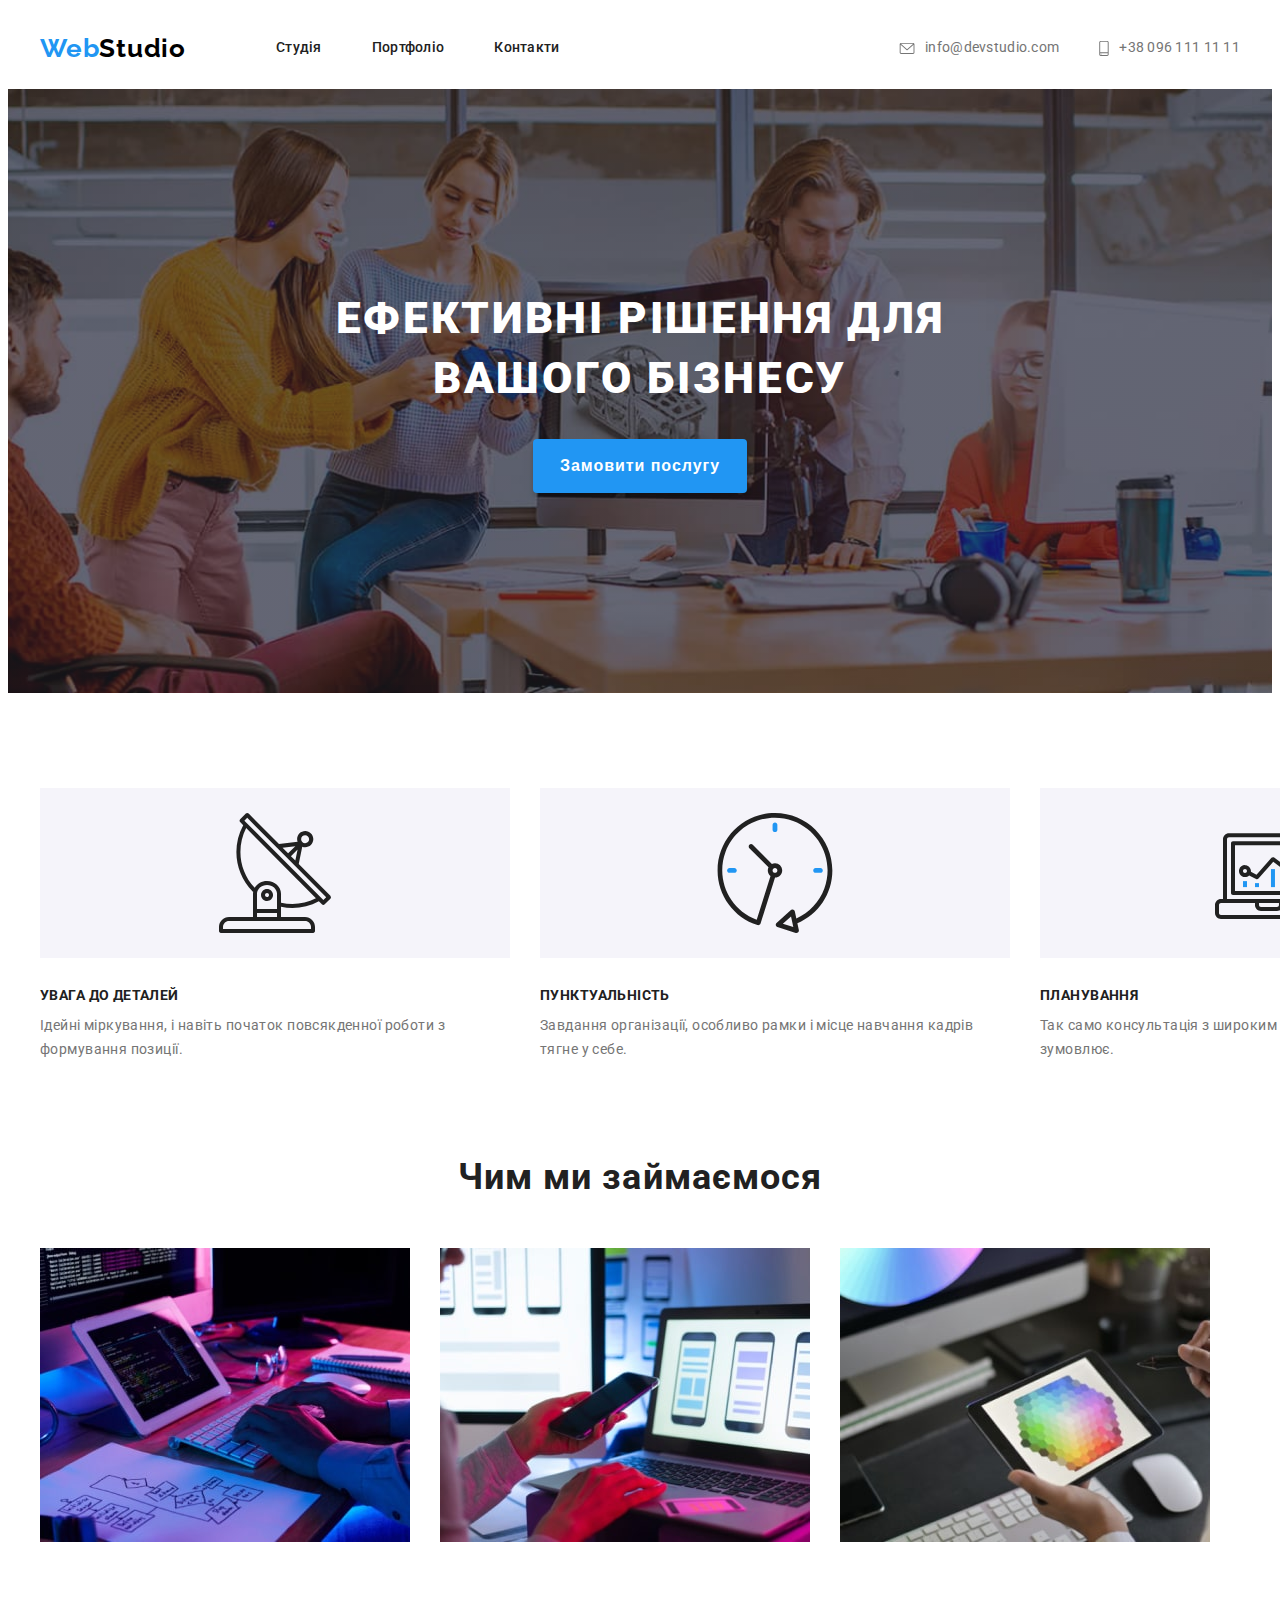
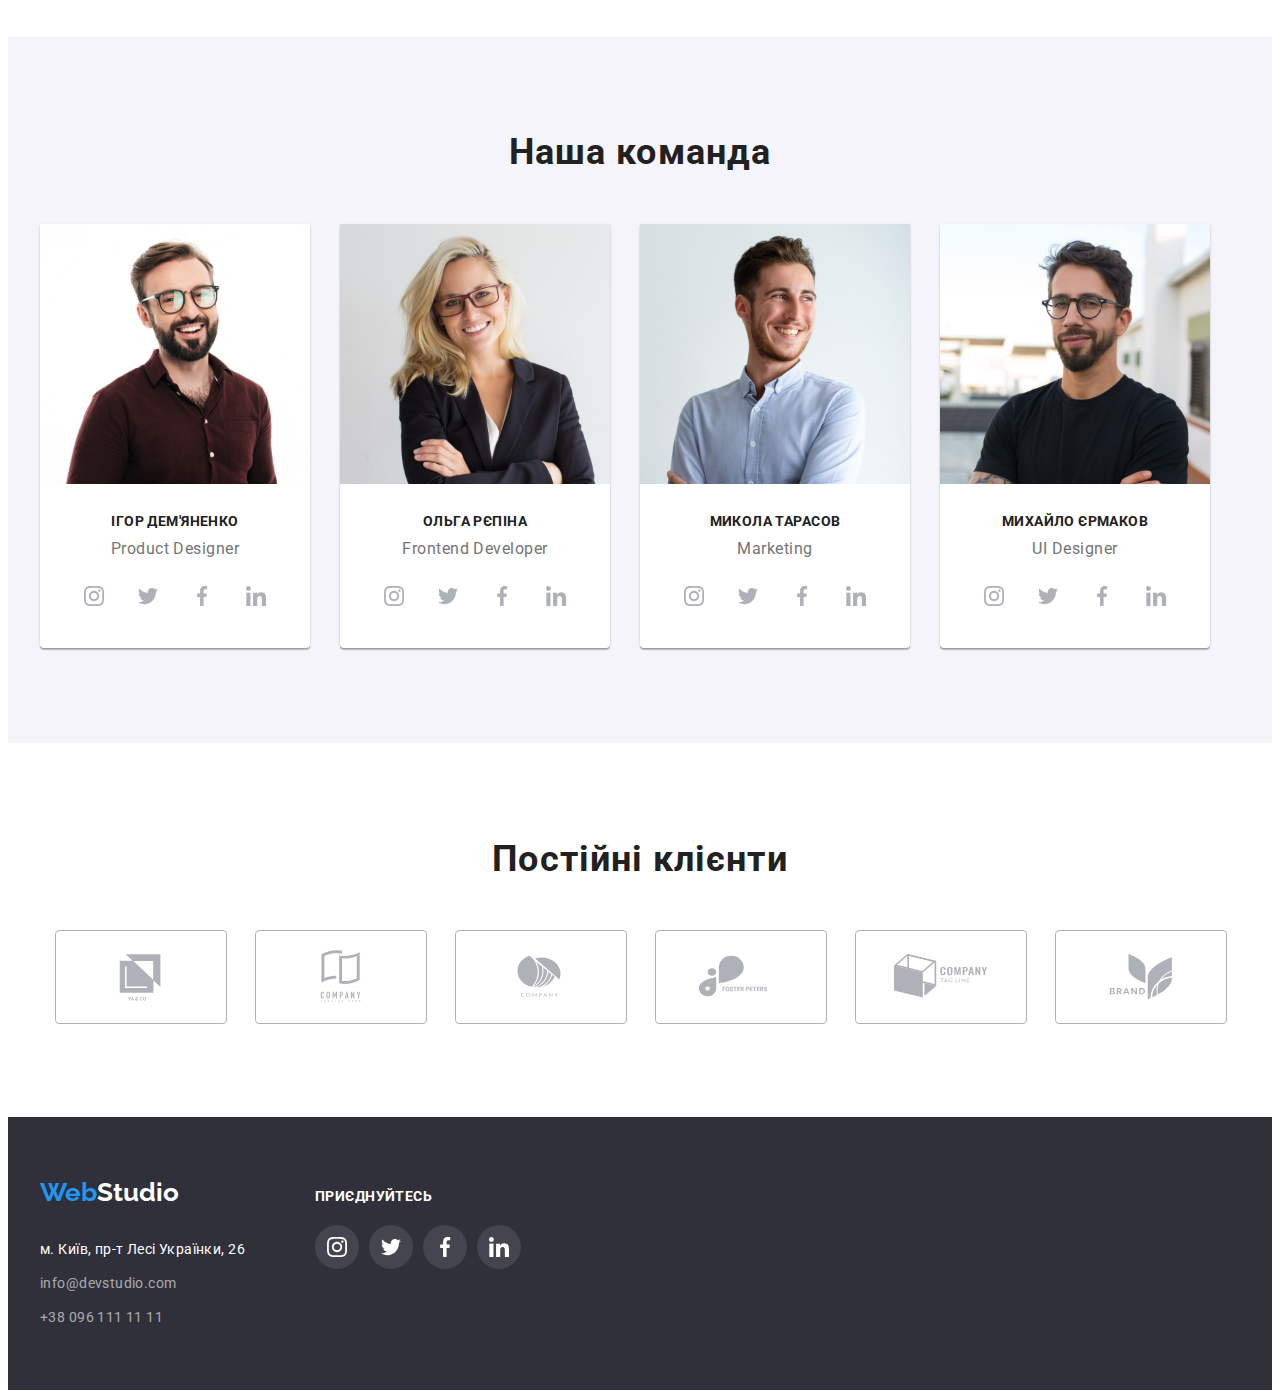
<file: index.html>
<!DOCTYPE html>
<html lang="uk-ua">
<head>
    <meta charset="UTF-8">
    <meta http-equiv="X-UA-Compatible" content="IE=edge">
    <meta name="viewport" content="width=device-width, initial-scale=1.0">
    <title>WebStudio</title>
    <link rel="preconnect" href="https://fonts.googleapis.com"> 
<link rel="preconnect" href="https://fonts.gstatic.com" crossorigin> 
<link href="https://fonts.googleapis.com/css2?family=Raleway:wght@700&family=Roboto:wght@400;500;700;900&display=swap" rel="stylesheet">
<link rel="stylesheet" href="https://cdnjs.cloudflare.com/ajax/libs/modern-normalize/1.1.0/modern-normalize.min.css" integrity="sha512-wpPYUAdjBVSE4KJnH1VR1HeZfpl1ub8YT/NKx4PuQ5NmX2tKuGu6U/JRp5y+Y8XG2tV+wKQpNHVUX03MfMFn9Q==" crossorigin="anonymous" referrerpolicy="no-referrer" />
<link rel="stylesheet" href="./css/style.css">
</head>
<body>
    <header class="header">
        <div class="container main-nav">
            <a href="" class="header-logo link"> <span>Web</span>Studio</a>
       <nav class="header-nav">
        <ul class="header-list list">
            <li class="header-nav"><a href="https://andrii55.github.io/Homework-01/" target="_self" class="header-link link active">Студія</a></li>
            <li class="header-nav"><a href="https://andrii55.github.io/goit-markup-hw-02/" target="_self" class="header-link link">Портфоліо</a></li>
            <li class="header-nav"><a href="" class="header-link link">Контакти</a></li>
        </ul>
       </nav>
       <ul class="header-info list">
        <li class="header-nav header-icons"><a href="mailto:info@devstudio.com" class="header-links link"><svg width="16" height="12" class="icon-envelope"><use href="./img/icons.svg#icon-envelope-hover"></use></svg>info@devstudio.com</a></li>
        <li class="header-nav header-icons"><a href="tel:+380961111111" class="header-links link"><svg width="10" height="16" class="icon-smartphone"><use href="./img/icons.svg#icon-smartphone"></use></svg>+38 096 111 11 11</a></li>
       </ul>
    </div>
    </header>
    <main>
        <section class="cap">
            <div class="container hero">
          <h1 class="cap-title">Ефективні рішення для вашого бізнесу</h1>
          <button type="button"class="cap-btn">Замовити послугу</button>
        </div>
        </section>
    
        <section class="details">
            <div class="container details-container">
            <h2 class="visually-hidden">Деталі роботи</h2>
            <ul class="detail-description">
                <li class="details-list list">
                    <svg width="70" height="70" class="icon icon-antenna"><use href="./img/icons.svg#icon-antenna"></use></svg>
                    <h3 class="details-title title">УВАГА ДО ДЕТАЛЕЙ</h3>
                    <p>Ідейні міркування, і навіть початок повсякденної роботи з формування позиції.</p>
                </li>
            </ul>
            <ul class="detail-description">
                <li class="details-list list">
                    <svg width="70" height="70" class="icon icon-antenna"><use href="./img/icons.svg#icon-clock"></use></svg>
                    <h3 class="details-title title">ПУНКТУАЛЬНІСТЬ</h3>
                    <p>Завдання організації, особливо рамки і місце навчання кадрів тягне у себе.</p>
                </li>
            </ul>
            <ul class="detail-description">
                <li class="details-list list">
                    <svg width="70" height="70" class="icon icon-antenna"><use href="./img/icons.svg#icon-diagram"></use></svg>
                    <h3 class="details-title title">ПЛАНУВАННЯ</h3>
                    <p>Так само консультація з широким активом значною мірою зумовлює.</p>
                </li>
            </ul>
            <ul class="detail-description">
                <li class="details-list list">
                    <svg width="70" height="70" class="icon icon-antenna"><use href="./img/icons.svg#icon-astronaut"></use></svg>
                    <h3 class="details-title title">СУЧАСНІ ТЕХНОЛОГІЇ</h3>
            <p>Значимість цих проблем настільки очевидна, що реалізація планових завдань.</p>
                </li>
            </ul>
        </div>
    
        </section>
     

        <section class="work">
            <div class="container work-container">
            <h2 class="work-title">Чим ми займаємося</h2>
            <ul class="work-link list">
                <li class="work-links link"><img src="./img/img1.jpg" alt="Фотографії напрямку діяльності" width="370" height="294"></li>
                <li class="work-links link"><img src="./img/img2.jpg" alt="Фотографії напрямку діяльності" width="370" height="294"></li>
                <li class="work-links link"><img src="./img/img3.jpg" alt="Фотографії напрямку діяльності" width="370" height="294"></li>
            </ul>
            </div>
        </section>

        <section class="team">
            <div class="container team-containner">
            <h2 class="team-title">Наша команда</h2>
            <ul class="team-list list">
                <li class="team-position link">
                    <img src="./img/img_photo1.jpg" alt="Наша команда" width="270" height="260">
                        <h3 class="team-name title">Ігор Дем'яненко</h3>
                        <p class="team-text">Product Designer</p>
                        <ul class="team-soc list">
                            <li class="team-soc-items"><a href="#" class="team-soc-link link"> <svg width="20" height="20" class="team-soc-icons">
                                <use href="./img/icons.svg#icon-instagram"></use>
                            </svg></a></li>
                            <li class="team-soc-items"><a href="#" class="team-soc-link link"> <svg width="20" height="20" class="team-soc-icons">
                                <use href="./img/icons.svg#icon-twitter"></use>
                            </svg></a></li>
                            <li class="team-soc-items"><a href="#" class="team-soc-link link"> <svg width="20" height="20" class="team-soc-icons">
                                <use href="./img/icons.svg#icon-facebook"></use>
                            </svg></a></li>
                            <li class="team-soc-items"><a href="#" class="team-soc-link link"> <svg width="20" height="20" class="team-soc-icons">
                                <use href="./img/icons.svg#icon-linkedin"></use>
                            </svg></a></li>
                        </ul>
                </li>
                <li class="team-position link">
                    <img src="./img/img_photo2.jpg" alt="Наша команда" width="270" height="260">
                        <h3 class="team-name title">Ольга Рєпіна</h3>
                        <p class="team-text">Frontend Developer</p>
                        <ul class="team-soc list">
                            <li class="team-soc-items"><a href="#" class="team-soc-link link"> <svg width="20" height="20" class="team-soc-icons">
                                <use href="./img/icons.svg#icon-instagram"></use>
                            </svg></a></li>
                            <li class="team-soc-items"><a href="#" class="team-soc-link link"> <svg width="20" height="20" class="team-soc-icons">
                                <use href="./img/icons.svg#icon-twitter"></use>
                            </svg></a></li>
                            <li class="team-soc-items"><a href="#" class="team-soc-link link"> <svg width="20" height="20" class="team-soc-icons">
                                <use href="./img/icons.svg#icon-facebook"></use>
                            </svg></a></li>
                            <li class="team-soc-items"><a href="#" class="team-soc-link link"> <svg width="20" height="20" class="team-soc-icons">
                                <use href="./img/icons.svg#icon-linkedin"></use>
                            </svg></a></li>
                        </ul>
                </li>
                <li class="team-position link">
                    <img  src="./img/img_photo3.jpg" alt="Наша команда" width="270" height="260">
                        <h3 class="team-name title">Микола Тарасов</h3>
                        <p class="team-text">Marketing</p>
                        <ul class="team-soc list">
                            <li class="team-soc-items"><a href="#" class="team-soc-link link"> <svg width="20" height="20" class="team-soc-icons">
                                <use href="./img/icons.svg#icon-instagram"></use>
                            </svg></a></li>
                            <li class="team-soc-items"><a href="#" class="team-soc-link link"> <svg width="20" height="20" class="team-soc-icons">
                                <use href="./img/icons.svg#icon-twitter"></use>
                            </svg></a></li>
                            <li class="team-soc-items"><a href="#" class="team-soc-link link"> <svg width="20" height="20" class="team-soc-icons">
                                <use href="./img/icons.svg#icon-facebook"></use>
                            </svg></a></li>
                            <li class="team-soc-items"><a href="#" class="team-soc-link link"> <svg width="20" height="20" class="team-soc-icons">
                                <use href="./img/icons.svg#icon-linkedin"></use>
                            </svg></a></li>
                        </ul>
                </li>
                <li class="team-position link">
                    <img src="./img/img_photo4.jpg" alt="Наша команда" width="270" height="260">
                        <h3 class="team-name title">Михайло Єрмаков</h3>
                        <p class="team-text">UI Designer</p>
                        <ul class="team-soc list">
                            <li class="team-soc-items"><a href="#" class="team-soc-link link"> <svg width="20" height="20" class="team-soc-icons">
                                <use href="./img/icons.svg#icon-instagram"></use>
                            </svg></a></li>
                            <li class="team-soc-items"><a href="#" class="team-soc-link link"> <svg width="20" height="20" class="team-soc-icons">
                                <use href="./img/icons.svg#icon-twitter"></use>
                            </svg></a></li>
                            <li class="team-soc-items"><a href="#" class="team-soc-link link"> <svg width="20" height="20" class="team-soc-icons">
                                <use href="./img/icons.svg#icon-facebook"></use>
                            </svg></a></li>
                            <li class="team-soc-items"><a href="#" class="team-soc-link link"> <svg width="20" height="20" class="team-soc-icons">
                                <use href="./img/icons.svg#icon-linkedin"></use>
                            </svg></a></li>
                        </ul>
                </li>
            </ul>

            
           </div>
        
        </section>
        <section class="customers">
            <div class="container regular-customers">
                <h2 class="customers-title title">Постійні клієнти</h2>
                <ul class="customers-list list">
                    <li class="customers-items"><a href="#" class="customers-link link"><svg width="106" height="60" class="icon-Logo-1"><use href="./img/icons.svg#icon-Logo"></use></svg></a></li>
                    <li class="customers-items"><a href="#" class="customers-link link"><svg width="106" height="60" class="icon-Logo-1"><use href="./img/icons.svg#icon-Logo-2"></use></svg></a></li>
                    <li class="customers-items"><a href="#" class="customers-link link"><svg width="106" height="60" class="icon-Logo-1"><use href="./img/icons.svg#icon-Logo-3"></use></svg></a></li>
                    <li class="customers-items"><a href="#" class="customers-link link"><svg width="106" height="60" class="icon-Logo-1"><use href="./img/icons.svg#icon-Logo-4"></use></svg></a></li>
                    <li class="customers-items"><a href="#" class="customers-link link"><svg width="106" height="60" class="icon-Logo-1"><use href="./img/icons.svg#icon-Logo-5"></use></svg></a></li>
                    <li class="customers-items"><a href="#" class="customers-link link"><svg width="106" height="60" class="icon-Logo-1"><use href="./img/icons.svg#icon-Logo-6"></use></svg></a></li>
                </ul>
            </div>
        </section>
    </main>
    <footer>
        <section class="footer">
            <div class="container footer-container">
            
            <address class="address">
                <ul class="contact-list list">
                    <li><a href="" class="footer-logo link"> <span>Web</span>Studio</a></li>
                    <li class="contact-items"><a href="https://goo.gl/maps/dPoQDVjqcK9kiGsp6" target="_blank" rel="noopener noreferrer nofolow" class="contact-link link contact-address">м. Київ, пр-т Лесі Українки, 26</a></li>
                    <li class="contact-items"><a href="mailto:info@devstudio.com" class="contact-link link">info@devstudio.com</a></li>
                    <li class="contact-items"><a href="tel:+380961111111" class="contact-link link ">+38 096 111 11 11</a></li>
                </ul>
                
                
                <ul class="footer-soc list">
                    <h3 class="footer-title title">приєднуйтесь</h3>
                    
                    <li class="footer-soc-items"><a href="#" class="footer-soc-link link"> <svg width="20" height="20" class="footer-soc-icons">
                        <use href="./img/icons.svg#icon-instagram"></use>
                    </svg></a></li>
                    <li class="footer-soc-items"><a href="#" class="footer-soc-link link"> <svg width="20" height="20" class="footer-soc-icons">
                        <use href="./img/icons.svg#icon-twitter"></use>
                    </svg></a></li>
                    <li class="footer-soc-items"><a href="#" class="footer-soc-link link"> <svg width="20" height="20" class="footer-soc-icons">
                        <use href="./img/icons.svg#icon-facebook"></use>
                    </svg></a></li>
                    <li class="footer-soc-items"><a href="#" class="footer-soc-link link"> <svg width="20" height="20" class="footer-soc-icons">
                        <use href="./img/icons.svg#icon-linkedin"></use>
                    </svg></a></li>
                </ul>
            </address>
            
        </div>
        </section>
    </footer>
    
</body>
</html>
</file>
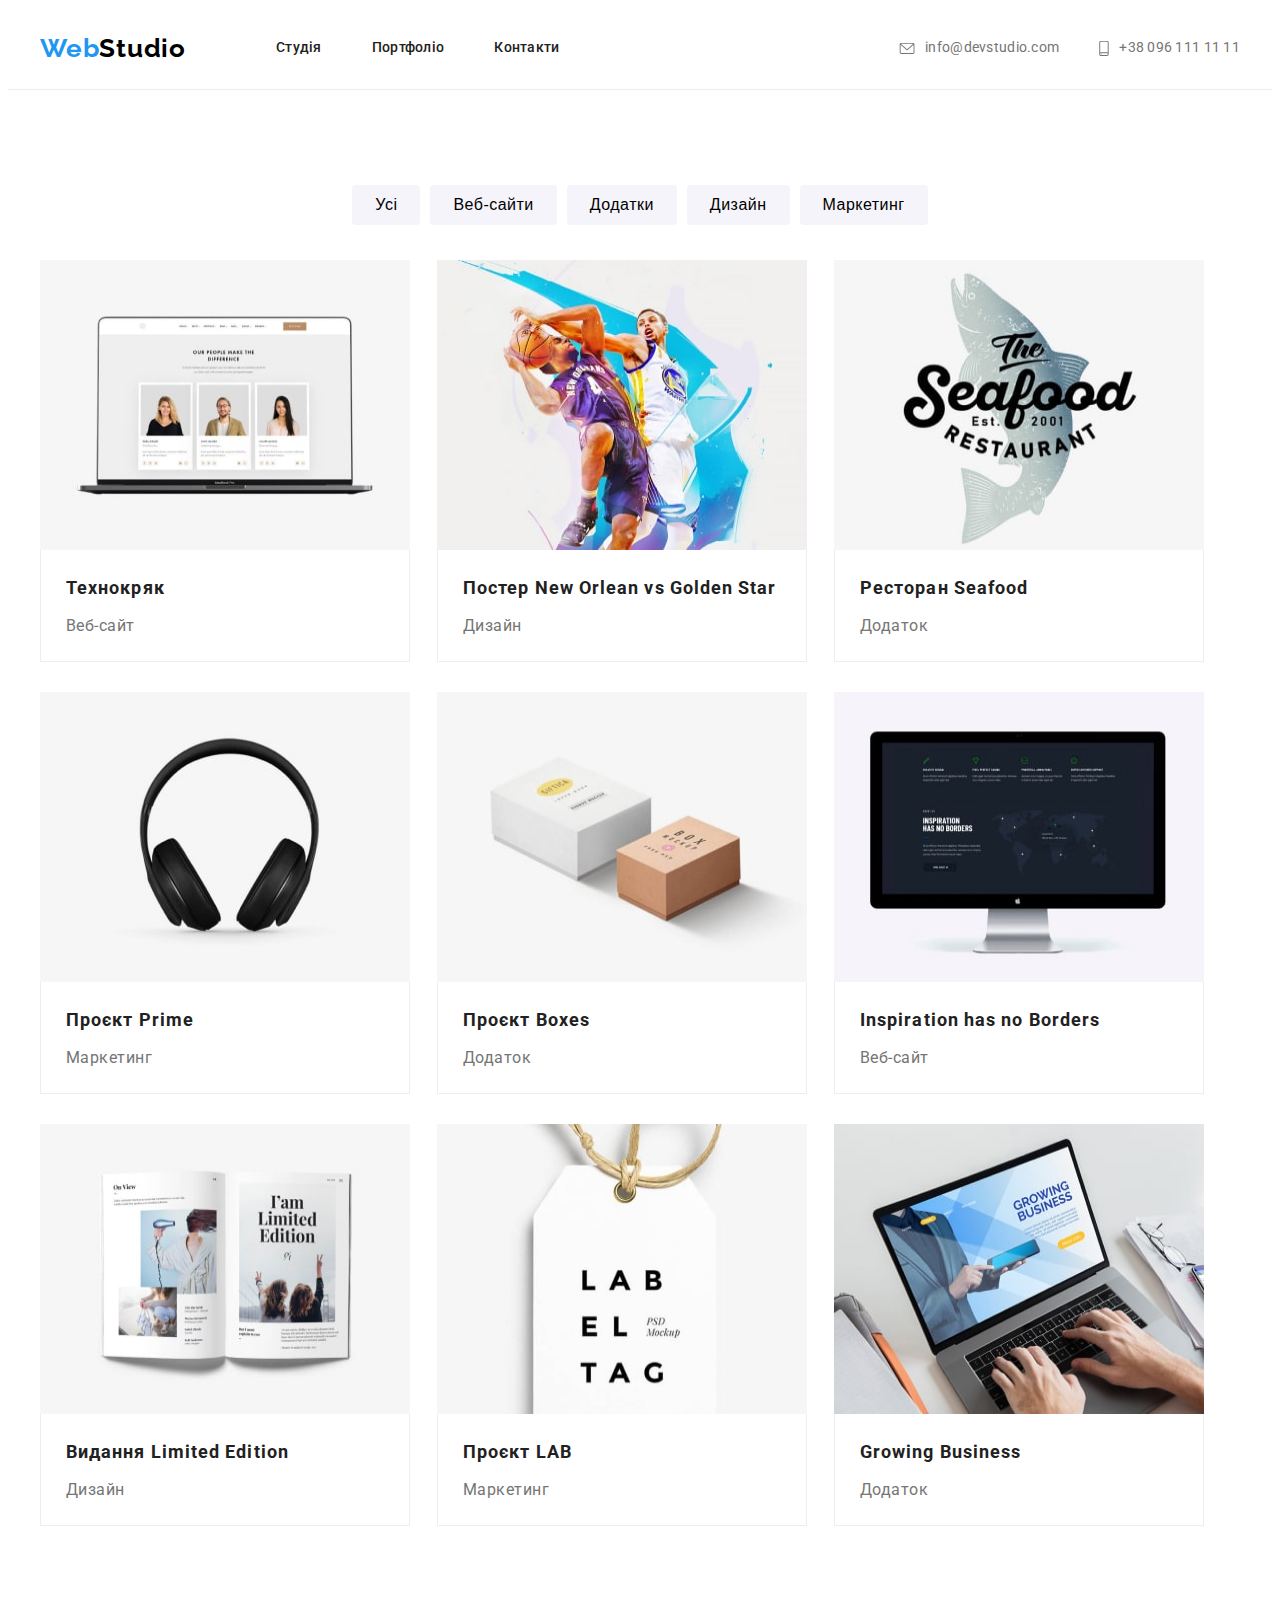
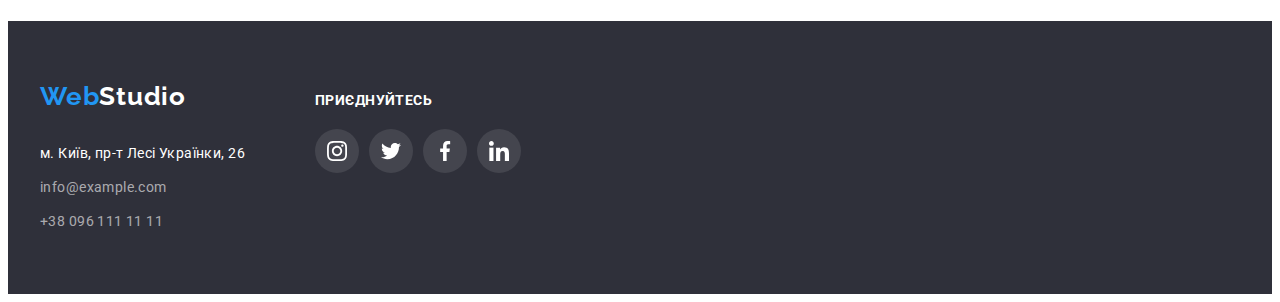
<file: portfolio/index.html>
<!DOCTYPE html>
<html lang="en">
<head>
    <meta charset="UTF-8">
    <meta http-equiv="X-UA-Compatible" content="IE=edge">
    <meta name="viewport" content="width=device-width, initial-scale=1.0">
    <title>Portfolio</title>
    <link rel="preconnect" href="https://fonts.googleapis.com"> 
<link rel="preconnect" href="https://fonts.gstatic.com" crossorigin> 
<link href="https://fonts.googleapis.com/css2?family=Raleway:wght@700&family=Roboto:wght@400;500;700;900&display=swap" rel="stylesheet">
<link rel="stylesheet" href="https://cdnjs.cloudflare.com/ajax/libs/modern-normalize/1.1.0/modern-normalize.min.css" integrity="sha512-wpPYUAdjBVSE4KJnH1VR1HeZfpl1ub8YT/NKx4PuQ5NmX2tKuGu6U/JRp5y+Y8XG2tV+wKQpNHVUX03MfMFn9Q==" crossorigin="anonymous" referrerpolicy="no-referrer" />
<link rel="stylesheet" href="./css/style.css">
</head>
<body>
    <header class="header">
        <div class="container main-nav">
        <a href="" class="header-logo link"><span>Web</span>Studio</a>
<nav class="header-nav">
    <ul class="header-list list">
        <li class="nav-item"><a href="/index.html" target="_self" class="header-link link">Студія</a> </li>
        <li class="nav-item"><a href="../portfolio/index.html" target="_self" class="header-link link active">Портфоліо</a></li>
        <li class="nav-item"><a href="" class="header-link link">Контакти</a></li>
    </ul>
</nav>
    <ul class="header-contact list">
        <li class="nav-item"><a href="mailto:info@devstudio.com" target="_blank" rel="noopener noreferrer nofollow" class="header-contacts link"><svg width="16" height="12" class="icon-envelope"><use href="./img/icons.svg#icon-envelope-hover"></use></svg>info@devstudio.com</a></li>
        <li class="nav-item"><a href="tel:+380961111111" class="header-contacts link"><svg width="10" height="16" class="icon-smartphone"><use href="./img/icons.svg#icon-smartphone"></use></svg>+38 096 111 11 11</a></li>
    </ul>
       </div>
    </header>
<main>
    <section class="our-works">
        <div class="container works-container">
        <h1 class="visually-hidden">Наші направлення</h1>
    <ul class="work-list list">
    <li class="btn-works"><button type="button" class="our-btn btn">Усі</button></li> 
    <li class="btn-works"><button type="button" class="our-btn btn">Веб-сайти</button></li> 
    <li class="btn-works"><button type="button" class="our-btn btn">Додатки</button></li> 
    <li class="btn-works"><button type="button" class="our-btn btn">Дизайн</button></li>  
    <li class="btn-works"><button type="button" class="our-btn btn">Маркетинг</button></li>  
    </ul>
    </section>
        </div>

    <section class="portfolio">
    <div class="container portfolio-container">

<ul class="portfolio-list list">
    <li class="portfolio-name">
        <img src="img/img1.jpg" alt="portfolio imege" width="370" height="290">
        <div class="border"><h3 class="portfolio-title title">Технокряк</h3>
        <p class="portfolio-items items">Веб-сайт</p></div>
    </li>
    <li class="portfolio-name">
        <img src="img/img2.jpg" alt="portfolio imege" width="370" height="290">
        <div class="border"><h3 class="portfolio-title title">Постер New Orlean vs Golden Star</h3>
        <p class="portfolio-items items">Дизайн</p></div>
    </li>
    <li class="portfolio-name">
        <img src="img/img3.jpg" alt="portfolio imege" width="370" height="290">
        <div class="border"><h3 class="portfolio-title title">Ресторан Seafood</h3>
        <p class="portfolio-items items">Додаток</p></div>
    </li>
</ul>
 <ul class="portfolio-list list">
            <li class="portfolio-name">
                <img src="img/img4.jpg" alt="portfolio imege" width="370" height="290">
                <div class="border"><h3 class="portfolio-title title">Проєкт Prime</h3>
                <p class="portfolio-items items">Маркетинг</p></div>
            </li>
            <li class="portfolio-name">
                <img src="img/img5.jpg" alt="portfolio imege" width="370" height="290">
                <div class="border"><h3 class="portfolio-title title">Проєкт Boxes</h3>
                <p class="portfolio-items items">Додаток</p></div>
            </li>
            <li class="portfolio-name">
                <img src="img/img6.jpg" alt="portfolio imege" width="370" height="290">
                <div class="border"><h3 class="portfolio-title title">Inspiration has no Borders</h3>
                <p class="portfolio-items items">Веб-сайт</p></div>
            </li>
</ul>
 <ul class="portfolio-list list">
            <li class="portfolio-name">
                <img src="img/img7.jpg" alt="portfolio imege" width="370" height="290">
                <div class="border"><h3 class="portfolio-title title">Видання Limited Edition</h2>
                <p class="portfolio-items items">Дизайн</p></div>
            </li>
            <li class="portfolio-name">
                <img src="img/img8.jpg" alt="portfolio imege" width="370" height="290">
                <div class="border"><h3 class="portfolio-title title">Проєкт LAB</h2>
                <p class="portfolio-items items">Маркетинг</p></div>
            </li>
            <li class="portfolio-name">
                <img src="img/img9.jpg" alt="portfolio imege" width="370" height="290">
                <div class="border"><h3 class="portfolio-title title">Growing Business</h2>
                <p class="portfolio-items items">Додаток</p></div>
            </li>
 </ul>

   </div>
    </section>
</main>

<footer class="footer">
    <div class="container footer-containner">
        
        <address class="address">
            <ul class="address-list list">
                <li><a href="" class="footer-logo link"><span>Web</span>Studio</a></li>
                <li class="footer-contact"><a href="https://goo.gl/maps/3XAyXu9jAVE562DP9" target="_blank" rel="noopener noreferrer nofolow" class="footer-item link  address-contact">м. Київ, пр-т Лесі Українки, 26</a></li>
                <li class="footer-contact"><a href="mailto:info@example.com" class="footer-item link">info@example.com</a></li>
                <li class="footer-contact"><a href="tel:+380961111111" class="footer-item link">+38 096 111 11 11</a></li>
            </ul>
            <ul class="footer-soc list">
                <h3 class="footer-title title">приєднуйтесь</h3>
                
                <li class="footer-soc-items"><a href="#" class="footer-soc-link link"> <svg width="20" height="20" class="footer-soc-icons">
                    <use href="./img/icons.svg#icon-instagram"></use>
                </svg></a></li>
                <li class="footer-soc-items"><a href="#" class="footer-soc-link link"> <svg width="20" height="20" class="footer-soc-icons">
                    <use href="./img/icons.svg#icon-twitter"></use>
                </svg></a></li>
                <li class="footer-soc-items"><a href="#" class="footer-soc-link link"> <svg width="20" height="20" class="footer-soc-icons">
                    <use href="./img/icons.svg#icon-facebook"></use>
                </svg></a></li>
                <li class="footer-soc-items"><a href="#" class="footer-soc-link link"> <svg width="20" height="20" class="footer-soc-icons">
                    <use href="./img/icons.svg#icon-linkedin"></use>
                </svg></a></li>
            </ul>
        </address>
    </div>
</footer>

    
</body>
</html>
</file>
<file: css/style.css>
:root{
    --accent-color: #2196F3;
    --color-white: #FFFFFF;
}


p, h1, h2, h3 {
    margin: 0px;
}
ul {
margin: 0px;
padding: 0px;
}

img {
    display: block;
}


body{
    font-family: 'roboto', 'relewey', sans-serif;
    color: #212121;
}

/* --------------UNIVERSAL CLASSES------------ */


.container {
    width: 1200px;
    padding: 0px 15px;
    margin-left: auto;
    margin-right: auto;
    /* outline: 2px solid red; */
}



.link{
    text-decoration: none;
}

.list{
    list-style: none;
}

.title {
    font-size: 14px;
    line-height: 1.14;
    letter-spacing: 0.03em;
    text-transform: uppercase;
    }

.visually-hidden {
        position: absolute;
        width: 1px;
        height: 1px;
        margin: -1px;
        border: 0;
        padding: 0;
        white-space: nowrap;
        overflow: hidden;
    }


/* --------------HEADER------------ */

.header{
    background-color: #FFFFFF;
    border-bottom: #ECECEC;
}

.main-nav {
    display: flex;
    align-items: center;
}



.header-logo {
padding: 25px 0px;
margin-right: 90px;
display: block;


font-family: 'Raleway';
font-style: normal;
font-weight: 700;
font-size: 26px;
line-height: 1.19;
letter-spacing: 0.03em;
color: #000000;
}

.header-logo > span {
color: #2196F3;
}

.header-list{
    display: flex;
}
.header-list .header-nav:not(:last-child) {
    margin-right: 50px;
}


.header-link {
    display: block;
    padding-top: 30px;
    padding-bottom: 30px;
   

    font-weight: 500;
    font-size: 14px;
    line-height: 1.14;
    letter-spacing: 0.02em;
    color: #212121;
    
}

.header-link:hover,
.header-link:focus,
.header-link:active {
    color: var(--accent-color);
}

.active:visited{
    color: var(--accent-color);
}



.header-info {
    margin-left: auto;
    display: flex;
    
}
.header-info .header-nav:not(:last-child) {
    margin-right: 40px;
}

.header-links{
    display: flex;
    padding-top: 30px;
    padding-bottom: 30px;
    align-items: center;


font-size: 14px;
line-height: 1.14;
letter-spacing: 0.02em;
color: #757575;
}

.header-links:hover,
.header-links:focus{
    color: #2196F3
}

.icon-envelope{
  
    margin-right: 10px;
    fill: currentColor;
}
.icon-envelope:hover,
.icon-envelope:focus{
    fill: currentColor;
}

.icon-smartphone{
    margin-right: 10px;
    fill: currentColor;
}
.icon-smartphone:hover,
.icon-smartphone:focus{
    fill: currentColor;
}


/* --------------CAP------------ */

.cap {
    background-color: 
    #2F303A;
    background-image: linear-gradient(rgba(47, 48, 58, 0.4), rgba(47, 48, 58, 0.4)), url(../img/img-hiro.jpeg);
    background-repeat: no-repeat;
    background-size: cover;
    background-position: center;

}

.hero {
    padding-top: 200px;
    padding-bottom: 200px;
    text-align: center;
    display: block;
    

    
    
}

.cap-title {
    margin-bottom: 30px;
    max-width: 700px;
    margin-left: auto;
    margin-right: auto;
    

    font-weight: 900;
    font-size: 44px;
    line-height: 1.36;
    
    letter-spacing: 0.06em;
    text-transform: uppercase;
    color: #FFFFFF;
}

.cap-btn{
cursor: pointer;
background-color: #2196F3;
border-radius: 4px;
border: 2px solid transparent;
box-shadow: 0px 4px 4px rgba(0, 0, 0, 0.15);
min-width: 200px;
}
.cap-btn{
    display: inline-block;
    padding: 10px 25px;
    text-align: center;

    font-weight: 700;
    font-size: 16px;
    line-height: 1.88;
    letter-spacing: 0.06em; 
    color: #FFFFFF;
}
.cap-btn:hover,
.cap-btn:focus,
.cap-btn:active{
background-color: #2196F3;
}

/* --------------DETAILS------------ */


.details{
    background-color: #FFFFFF;
}

.details-container {
    display: flex;
    padding-top: 95px;
    padding-bottom: 95px;
}

.details-list > p {
    font-size: 14px;
    line-height: 1.71;
    letter-spacing: 0.03em;
    color: #757575;
}

.details-list {
    display: flex;
    flex-wrap: wrap;
    
}

.detail-description:not(:last-child) {
    margin-right: 30px;
}




.icon-antenna{
    width: 270px;
    height: 120px;
    background-color: #F5F4FA;
    margin-bottom: 30px;
    display: flex;
    justify-content: center;
    align-items: center;
    fill: #212121;
    padding: 25px 100px;

}



.details-title {
    margin-bottom: 10px;
}



/* -------------WORK------------- */

.work{
    background-color: #FFFFFF
}

.work-container {
   padding-top: 0px;
   padding-bottom: 95px;
   
}

.work-title {
text-align: center;

font-size: 36px;
line-height: 1.16;
letter-spacing: 0.03em;
margin-bottom: 50px;
}

.work-link {
    display: flex;
}
.work-link .work-links:not(:last-child) {
margin-right: 30px;
}



/* -------------TEAM------------- */

.team{
    background-color: #F5F4FA;
}

.team-containner {
    padding-top: 95px;
    padding-bottom: 95px;
}

.team-title {
font-size: 36px;
line-height: 1.16;
text-align: center;
letter-spacing: 0.03em;
margin-bottom: 50px;
color: #212121;
}

.team-list {
    display: flex;
    
    
}

.team-position{
    background-color: #FFFFFF;
    text-align: center;
    border-radius: 0px 0px 4px 4px;
    box-shadow: 0px 1px 3px rgba(0, 0, 0, 0.12), 0px 1px 1px rgba(0, 0, 0, 0.14), 0px 2px 1px rgba(0, 0, 0, 0.2);
}

.team-list .team-position:not(:last-child){
    margin-right: 30px;
}

.team-name {
    margin: 30px auto 10px;
}

.team-text {
margin-bottom: 15px;

font-size: 16px;
line-height: 1.18;
letter-spacing: 0.03em;
color: #757575;
}

.team-soc{
    display: flex;
    justify-content: center;
    text-align: center;
    padding-bottom: 30px;
}

.team-soc-items{
    width: 44px;
    height: 44px;
}

.team-soc-items:not(:last-child){
    margin-right: 10px;
}

.team-soc-link {
    width: 100%;
    height: 100%;
    display: flex;
    justify-content: center;
    align-items: center;
    border-radius: 50%;
    background-color: #FFFFFF;
    color: #AFB1B8;
}

.team-soc-link:hover {
    background-color: #2196F3;
    color: #FFFFFF;
}
.team-soc-icons {
    fill: currentColor;
}

/* -------------CUSTOMERS------------- */

.customers{
    background-color: #FFFFFF;
}

.regular-customers{
    padding-top: 95px;
    padding-bottom: 95px;
}

.customers-title{
margin-bottom: 50px;

text-transform: none;
font-style: normal;
font-size: 36px;
line-height: 1.17;
text-align: center;
letter-spacing: 0.03em;
color: #212121;
}

.customers-list{
    display: flex;
    justify-content: center;
}
.customers-items:not(:last-child){
    margin-right: 30px;
}

.customers-items{
    width: 170px;
    height: 92px;
   
}


        .customers-link{
            width: 100%;
            height: 100%;
            display: flex;
            justify-content: center;
            align-items: center;
            border: 1px solid #AFB1B8;
            border-radius: 4px;
            background-color: #FFFFFF;
            color: #AFB1B8;
        }



    .customers-link:hover {
        border: 1px solid #2196F3;
        color: #2196F3;
      }

      .icon-Logo-1{
        fill: currentColor;
      }

















/* -------------FOOTER------------- */


.footer {
    background-color: #2F303A
    
}

.footer-container {
    padding-top: 60px;
    padding-bottom: 60px;
    
}

.address{
    display: flex;
    align-items: baseline;
}

.contact-list{
    margin-right: 70px;
}


    
    .footer-logo {
        margin-bottom: 30px;
        display: block;


        font-family: 'Raleway';
        font-style: normal;
        font-weight: 700;
        font-size: 26px;
        line-height: 1.19;
        color: #FFFFFF;

    }

    .footer-logo > span {
        color: #2196F3;
        }

    .contact-link{
        font-style: normal;
        font-size: 14px;
        line-height: 1.71;
        letter-spacing: 0.03em;
        color: rgba(255, 255, 255, 0.6);
    }

    .contact-items:not(:last-child){
        margin-bottom: 10px;
    }

    .contact-address {
        color: #FFFFFF;
    }



.footer-soc{
    display: flex;
    max-width: 206px;
    flex-wrap: wrap;
}

.footer-title{
min-width: 206px;
margin-bottom: 20px;

font-style: normal;
font-size: 14px;
line-height: 1.14;
letter-spacing: 0.03em;
text-transform: uppercase;
color: #FFFFFF;

}


.footer-soc-items{

text-align: center;
    width: 44px;
    height: 44px;
    
}

.footer-soc-items:not(:last-child){
    margin-right: 10px;
}

.footer-soc-link {
    width: 100%;
    height: 100%;
    display: flex;
    justify-content: center;
    align-items: center;
    border-radius: 50%;
    background-color: rgba(255, 255, 255, 0.1);;
    color: #FFFFFF;
}

.footer-soc-link:hover {
    background-color: #2196F3;
    color: #FFFFFF;
}
.footer-soc-icons {
    fill: currentColor;
}
</file>
<file: portfolio/css/style.css>
:root{
    --accent-color: #2196F3;
}

body{
    font-family: 'roboto', 'relewey', sans-serif;
    color: #212121;
    background-color: #FFFFFF;
}

p, h1, h2, h3 {
    margin: 0;
}

ul {
    margin: 0;
    padding-left: 0;
}

img {
    display: block;
}


/* --------------UNIVERSAL CLASSES------------ */

.container {
    width: 1200px;
    padding: 0 15px;
    margin-left: auto;
    margin-right: auto;
    /* outline: 2px solid tomato; */
}

.link{
    text-decoration: none;
}

.list{
    list-style: none;
}

.btn {
display: inline-block;
padding: 6px 22px;
text-align: center;
cursor: pointer;
border: 1px solid transparent;
background: #F5F4FA;
border-radius: 4px;



font-weight: 500;
font-size: 16px;
line-height: 1.62;
letter-spacing: 0.03em;
}

.btn:hover,
.btn:focus {
    background-color: #2196F3;
    box-shadow: 0px 3px 1px rgba(0, 0, 0, 0.1), 0px 1px 2px rgba(0, 0, 0, 0.08), 0px 2px 2px rgba(0, 0, 0, 0.12);
border-radius: 4px;
}

.visually-hidden {
    position: absolute;
    width: 1px;
    height: 1px;
    margin: -1px;
    border: 0;
    padding: 0;
    white-space: nowrap;
    overflow: hidden;
}

.title{
font-weight: 700;
font-size: 18px;
line-height: 2;
letter-spacing: 0.06em;
}

.items{
font-size: 16px;
line-height: 1.88;
letter-spacing: 0.03em;
color: #757575;
}

/* --------------HEADER------------ */

.header {
    background-color: #FFFFFF;
    border-bottom: 1px solid #ECECEC;
}

.main-nav{
    display: flex;
    align-items: center;
}

.header-logo {
        padding: 25px 0;
        margin-right: 90px;
        display: block;

        font-family: 'Raleway';
        font-style: normal;
        font-weight: 700;
        font-size: 26px;
        line-height: 1.19;
        letter-spacing: 0.03em;
        color: #000000;
        }

        .header-logo > span {
            color: #2196F3;
            }

        .header-list{
            display: flex;
            
        }

        .header-list .nav-item:not(:last-child) {
            margin-right: 50px;
        }
        
        .header-link:hover,
        .header-link:focus,
        .header-link:active{
            color: var(--accent-color);
        }

        .active:visited{
            color: var(--accent-color);
        }

        .header-link {
            display: block;
            padding-top: 30px;
            padding-bottom: 30px;


            font-style: normal;
            font-weight: 500;
            font-size: 14px;
            line-height: 1.14;
            letter-spacing: 0.02em;
            color: #212121;
        }
 
        .header-contact{
            margin-left: auto;
            display: flex;
        }

        .header-contacts {
            display: flex;
            align-items: center;
        padding-top: 30px;
        padding-bottom: 30px;

        font-size: 14px;
        line-height: 1.14;
        letter-spacing: 0.02em;
        color: #757575;
        }

        .header-contact .nav-item:not(:last-child){
            margin-right: 40px;
        }
        
        .header-contacts:hover,
        .header-contacts:focus{
            color: #2196F3
        }

        .icon-envelope{
  
            margin-right: 10px;
            fill: currentColor;
        }
        .icon-envelope:hover,
        .icon-envelope:focus{
            fill: currentColor;
        }
        
        .icon-smartphone{
            margin-right: 10px;
            fill: currentColor;
        }
        .icon-smartphone:hover,
        .icon-smartphone:focus{
            fill: currentColor;
        }

/* --------------OUR-WORKS------------ */



.works-container {
    margin-top: 95px;
}

.work-list {
    display: flex;
    justify-content: center;
    
}

.work-list .btn-works:not(:last-child) {
    margin-right: 10px;
}



/* --------------PORTFOLIO------------ */



.portfolio-container{
    padding-top: 35px;
    padding-bottom: 95px;
}

.portfolio-list {
    display: flex;
    flex-wrap: wrap;
}

.portfolio-list .portfolio-name:not(:last-child){
    margin-right: 27px;
}


.portfolio-name{
    background-color: #FFFFFF;
    
}

.portfolio-name > .border
{
    padding-top: 20px;
    border-bottom: 1px solid #EEEEEE;
    border-left: 1px solid #EEEEEE;
    border-right: 1px solid #EEEEEE;
}

.portfolio-name:hover,
.portfolio-name:focus{
border: 1px solid #EEEEEE;
box-shadow: 0px 1px 1px rgba(0, 0, 0, 0.12), 0px 4px 4px rgba(0, 0, 0, 0.06), 1px 4px 6px rgba(0, 0, 0, 0.16);
}




.portfolio-list:not(:last-child) {
    margin-bottom: 30px;
}


.portfolio-title{
    display: flex;
    margin-left: 25px;
    margin-right: auto;
    margin-bottom: 5px;
}
.portfolio-items{
    display: flex;
    margin-left: 25px;
    margin-right: auto;
    margin-bottom: 20px;

}


/* --------------FOOTER------------ */


.footer{
    background-color: #2F303A;
}

.footer-containner{
    padding-top: 60px;
    padding-bottom: 60px;
}

.address{
    display: flex;
    align-items: baseline;
}

.address-list{
    margin-right: 70px;
}

.footer-logo {
display: block;
margin-bottom: 30px;


font-family: 'Raleway';
font-style: normal;
font-weight: 700;
font-size: 26px;
line-height: 1.19;
letter-spacing: 0.03em;
color: #FFFFFF;
}

.footer-logo > span {
color: #2196F3;
}

 .footer-item {
    
        font-style: normal;
        font-size: 14px;
        line-height: 1.71;
        letter-spacing: 0.03em;
        color: rgba(255, 255, 255, 0.6);
    }

    .footer-contact:not(:last-child){
        margin-bottom: 10px;
    }

.address-contact {
        color: #FFFFFF;
        }
        .footer-soc{
            display: flex;
            max-width: 206px;
            flex-wrap: wrap;
        }
        
        .footer-title{
        min-width: 206px;
        margin-bottom: 20px;
        
        font-style: normal;
        font-size: 14px;
        line-height: 1.14;
        letter-spacing: 0.03em;
        text-transform: uppercase;
        color: #FFFFFF;
        
        }
        
        
        .footer-soc-items{
        
        text-align: center;
            width: 44px;
            height: 44px;
            
        }
        
        .footer-soc-items:not(:last-child){
            margin-right: 10px;
        }
        
        .footer-soc-link {
            width: 100%;
            height: 100%;
            display: flex;
            justify-content: center;
            align-items: center;
            border-radius: 50%;
            background-color: rgba(255, 255, 255, 0.1);;
            color: #FFFFFF;
        }
        
        .footer-soc-link:hover {
            background-color: #2196F3;
            color: #FFFFFF;
        }
        .footer-soc-icons {
            fill: currentColor;
        }
</file>
